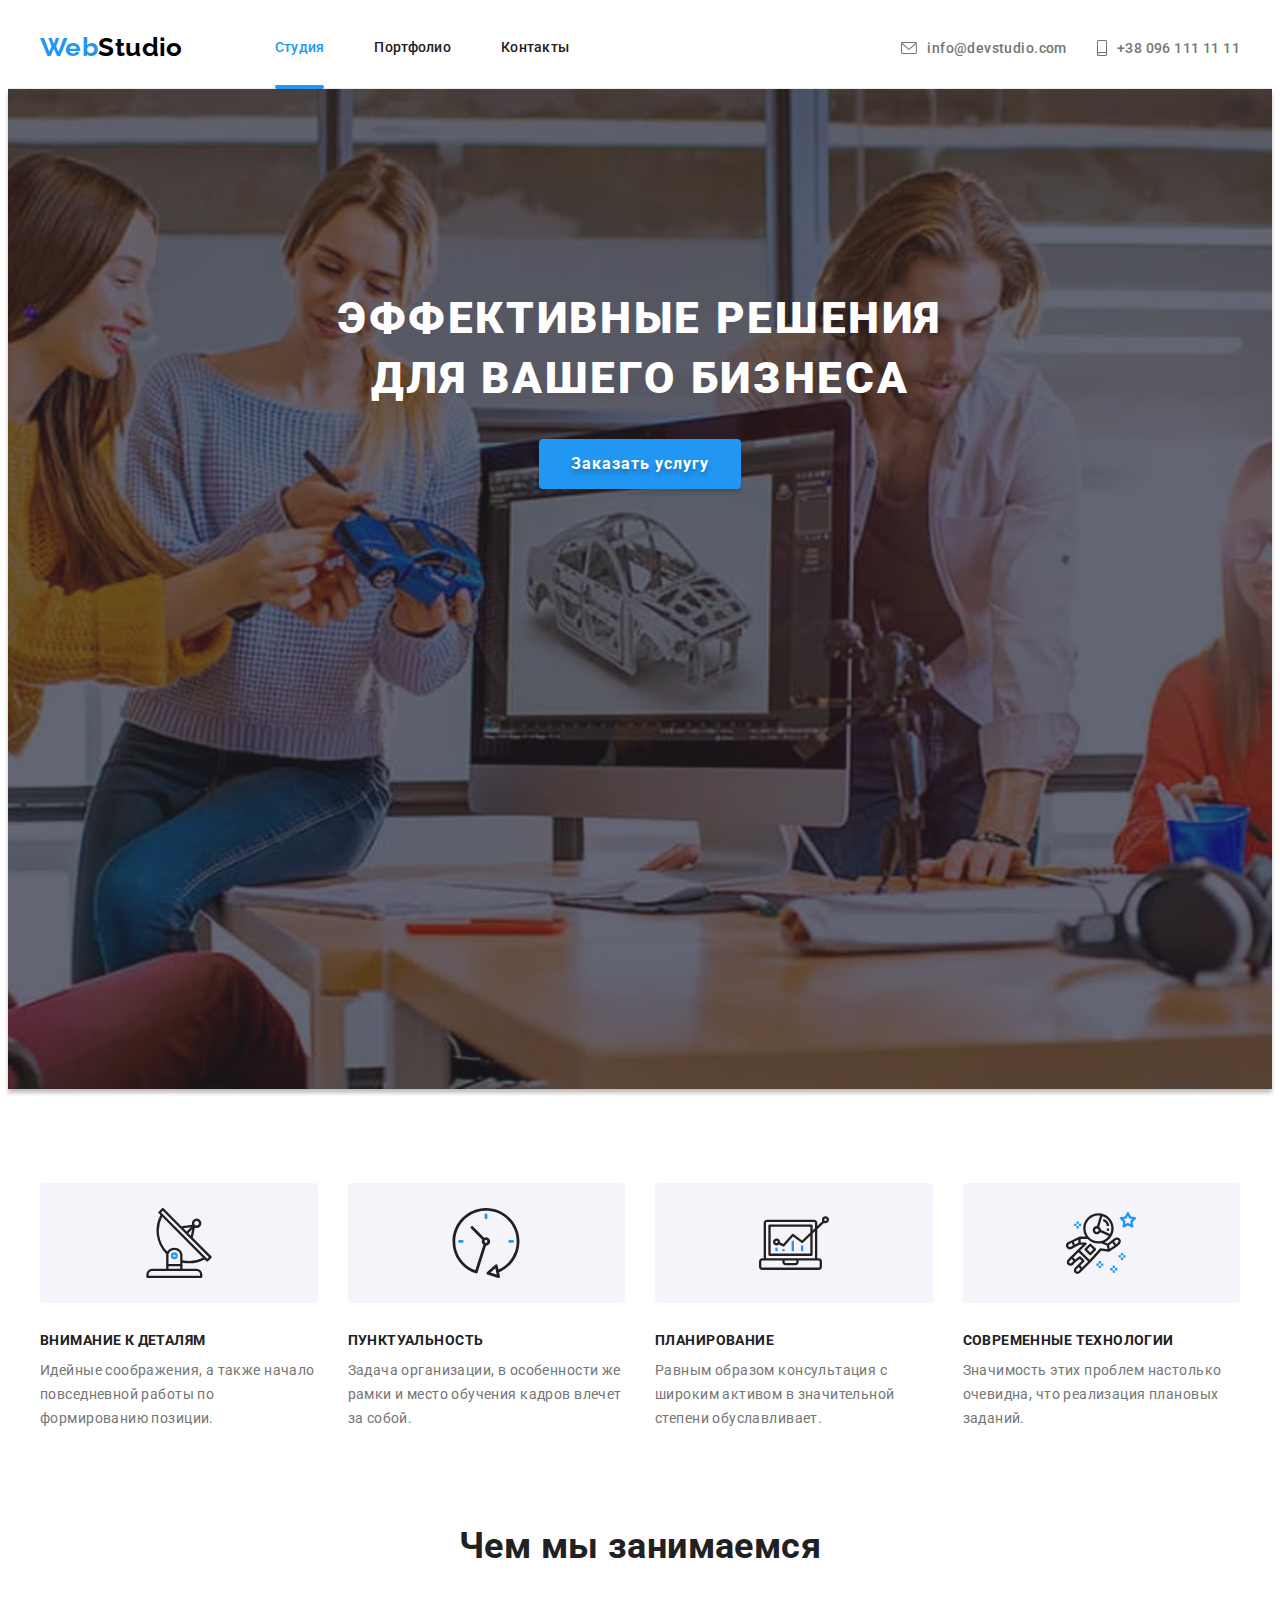
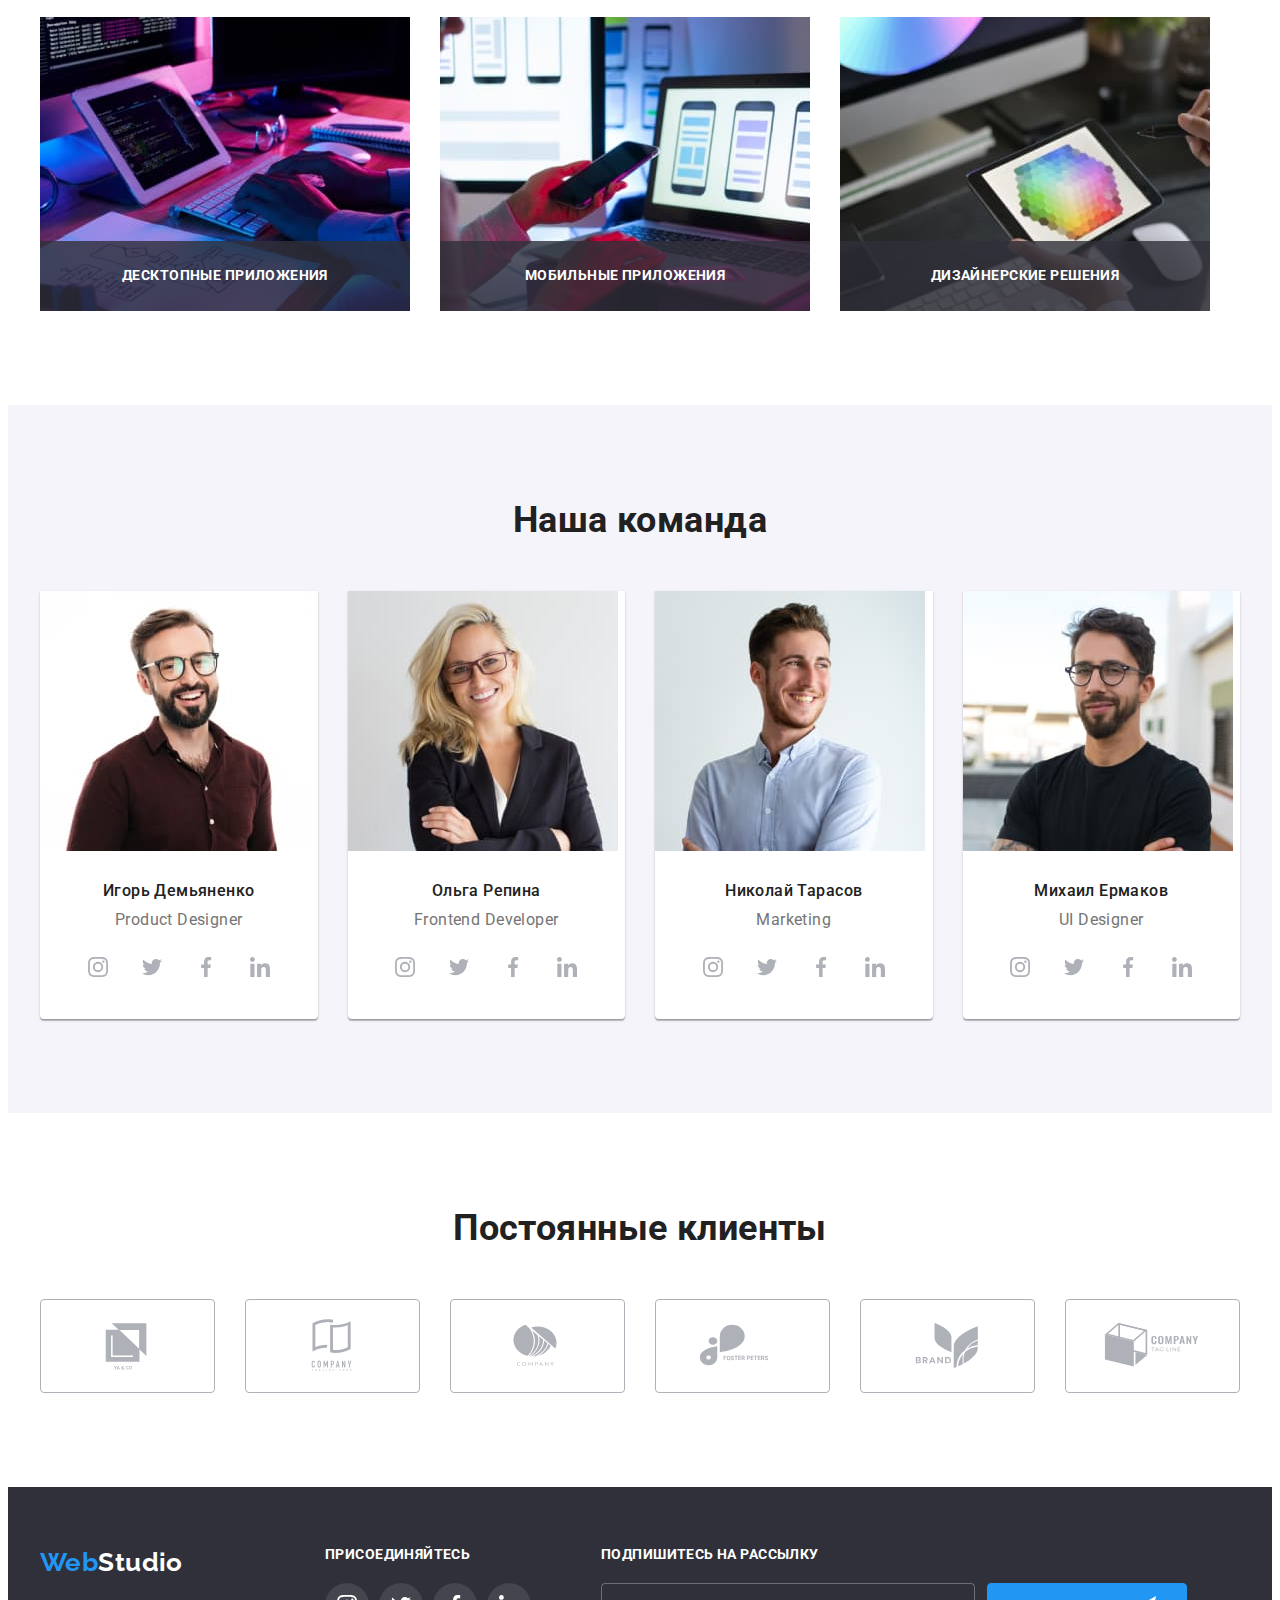
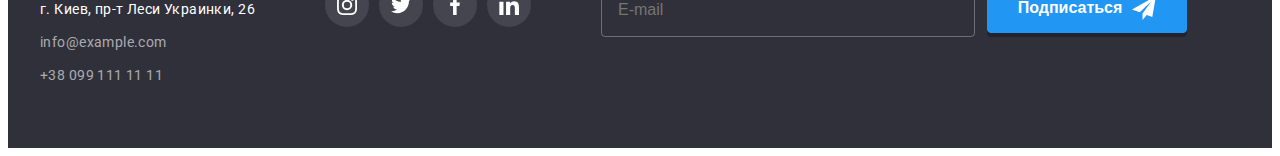
<file: index.html>
<!DOCTYPE html>
<html lang="ru">

<head>
    <meta charset="UTF-8">
    <meta http-equiv="X-UA-Compatible" content="IE=edge">
    <meta name="viewport" content="width=device-width, initial-scale=1.0">
    <title>Document</title>
    <link rel="preconnect" href="https://fonts.googleapis.com">
<link rel="preconnect" href="https://fonts.gstatic.com" crossorigin>
<link href="https://fonts.googleapis.com/css2?family=Raleway:wght@700&family=Roboto:wght@400;500;700;900&display=swap" rel="stylesheet">
    <link rel="stylesheet" href="https://cdnjs.cloudflare.com/ajax/libs/modern-normalize/1.1.0/modern-normalize.min.css" integrity="sha512-wpPYUAdjBVSE4KJnH1VR1HeZfpl1ub8YT/NKx4PuQ5NmX2tKuGu6U/JRp5y+Y8XG2tV+wKQpNHVUX03MfMFn9Q==" crossorigin="anonymous" referrerpolicy="no-referrer" />
        <link rel="stylesheet" href="./css/main.min.css">

</head>

<body>

    <!-- HEADER -->
    <header class="header">
        <div class="page-header container">
            <nav class="page-nav">
                <a href="./index.html" class="logo logo__header link"> <span class="logo__header_accent">Web</span>Studio</a>
                <ul class="menu__list list">
                    <li class="menu__item"><a href="./index.html" class="menu__link link menu__link_current">Студия</a> </li>
                    <li class="menu__item"><a href="./portfolio.html" class="menu__link link">Портфолио</a></li>
                    <li class="menu__item"><a href="./index.html" class="menu__link link">Контакты</a></li>
                </ul>
            </nav>

            <button class="mobile-menu-open" type="button" data-menu-open>
                <svg class="mobile-menu-open__icon" width="40" height="40" aria-label="переключатель мобильного меню">
                <use href="./images/icons.svg#icon-menu"></use>
                </svg>
            </button>

                        <ul class="contact-header list">
                <li class="contact-header__link"><a href="mailto:info@devstudio.com" class="contact__link link">
                    <svg class="contact__icon" width="16" height="12">
                        <use href="./images/icons.svg#envelope"></use>
                    </svg>
                    info@devstudio.com</a></li>
                <li class="contact-header__link"><a href="tel:+380961111111" class="contact__link link">
                    <svg class="contact__icon" width="10" height="16">
                        <use href="./images/icons.svg#smartphone" ></use>
                    </svg>
                    +38 096 111 11 11</a></li>
            </ul>
        </div>
<!-- MOBILE-MENU -->

            <div class="mobile-menu" data-menu>
                <div class="container mobile-menu__container">
                    <button type="button" class="mobile-menu__close-btn" data-menu-close>
                        <svg class="mobile-menu__close-icon" width="40" height="40" aria-label="переключатель мобильного меню">
                            <use href="./images/icons.svg#icon-close"></use>
                        </svg>
                    </button>

                    <ul class="mobile-menu__list list">
                    <li class="mobile-menu__item"><a href="./index.html" class="mobile-menu__link link mobile-menu__link_current">Студия</a> </li>
                    <li class="mobile-menu__item"><a href="./portfolio.html" class="mobile-menu__link link">Портфолио</a></li>
                    <li class="mobile-menu__item"><a href="./index.html" class="mobile-menu__link link">Контакты</a></li>
                </ul>

                <ul class="mobile-contact-header list">

                <li class="mobile-contact-header__tel"><a href="tel:+380961111111" class="mobile-contact__link-tel link">
                    +38 096 111 11 11</a></li>

                <li class="mobile-contact-header__email"><a href="mailto:info@devstudio.com" class="mobile-contact__link-email link">
                    info@devstudio.com</a></li>
                </ul>

                <ul class="mobile-menu__social list">
                    <li class="mobile-menu__social-item"><a href="" class="mobile-menu__social-link link">Instagram</a> </li>
                    <li class="mobile-menu__social-item"><a href="" class="mobile-menu__social-link link">Twitter</a> </li>
                    <li class="mobile-menu__social-item"><a href="" class="mobile-menu__social-link link">Facebook</a> </li>
                    <li class="mobile-menu__social-item"><a href="" class="mobile-menu__social-link link">LinkedIn</a> </li>
                </ul>

                </div>
            </div>

    </header>

    <!-- MAIN -->
    <main> 
        <!-- HERO -->
        <section class="hero">
            <div class="container">
                <h1 class="hero__title">Эффективные решения для вашего бизнеса</h1>
                <button type="button" class="hero__btn" data-modal-open>Заказать услугу</button>
            </div>
        </section>
    <!-- MODAL -->
    <div class="backdrop is-hidden" data-modal>
        <div class="modal">

            <button type="button" class="close-btn" data-modal-close>
                <svg class="icon-close" width="18" height="18" >
                    <use href="./images/icons.svg#icon-cross"></use>
                </svg>
            </button>

            <form class="modal-form">
                <p class="modal-form__call">Оставьте свои данные, мы вам перезвоним</p>
                <label class="modal-form__field">
                    <span class="modal-form__input-descr">Имя</span>
                    <input type="text" name="user-name" class="modal-form__input" required pattern="[a-zA-Zа-яА-ЯіїІЇ]" minlength="2">
                    <span class="modal-form__input-icon">
                        <svg class="icon-person" width="18" height="18">
                            <use href="./images/icons.svg#icon-person"></use>
                        </svg>
                    </span>
                </label>

                <label class="modal-form__field">
                    <span class="modal-form__input-descr">Телефон</span>
                    <input type="tel" name="user-phone" class="modal-form__input" required pattern="[0-9]{3}-[0-9]{3}-[0-9]{2}-[0-9]{2}" title="xxx-xxx-xx-xx">
                    <span class="modal-form__input-icon">
                        <svg class="icon-person" width="18" height="18">
                            <use href="./images/icons.svg#icon-phone"></use>
                        </svg>
                    </span>
                </label>

                <label class="modal-form__field">
                    <span class="modal-form__input-descr">Почта</span>
                    <input type="email" name="user-email" class="modal-form__input" required>
                    <span class="modal-form__input-icon">
                        <svg class="icon-person" width="18" height="18">
                            <use href="./images/icons.svg#icon-email"></use>
                        </svg>
                    </span>
                </label>

                    <span class="modal-form__input-descr">Комментарий</span>
                <textarea class="modal-form__massage" name="user-massage" placeholder="Введите текст"></textarea>
                
                <label for="user-policy" class="modal-form__check-descr">
                    <input id="user-policy" type="checkbox" name="user_policy" class="modal-form__checkbox " required>
                <span class="span-icon"></span>
                    Соглашаюсь на рассылку и принимаю &nbsp;<a href="">Умови договору</a> 
                </label>
                <button type="submit" class="modal-form__submit">Отправить</button>
            </form>
        </div>
    </div>

        <!-- FEATURES -->
        <section class="features section">
            <div class="features-section container">
                <h2 class="visually-hidden">Особенности</h2>

                <ul class="features-list list">
                    <li class="features-item">
                        <div class="features-icon">
                            <svg class="features-icon-item" width="70" height="70">
                                <use href="./images/icons.svg#antenna"></use>
                            </svg>
                        </div>
                        <h3 class="features-subtitle">Внимание к деталям</h3>
                        <p class="features-descriptions">Идейные соображения, а также начало повседневной работы по формированию позиции.</p>
                    </li>
                    <li class="features-item">
                        <div class="features-icon">
                            <svg class="features-icon-item" width="70" height="70">
                                <use href="./images/icons.svg#clock"></use>
                            </svg>
                        </div>
                        <h3 class="features-subtitle">Пунктуальность</h3>
                        <p class="features-descriptions">Задача организации, в особенности же рамки и место обучения кадров влечет за собой.</p>
                    </li>
                    <li class="features-item">
                        <div class="features-icon">
                            <svg class="features-icon-item" width="70" height="70">
                                <use href="./images/icons.svg#diagram"></use>
                            </svg>
                        </div>
                        <h3 class="features-subtitle">Планирование</h3>
                        <p class="features-descriptions">Равным образом консультация с широким активом в значительной степени обуславливает.</p>
                    </li>
                    <li class="features-item">
                        <div class="features-icon">
                            <svg class="features-icon-item" width="70" height="70">
                                <use href="./images/icons.svg#astronaut"></use>
                            </svg>
                        </div>
                        <h3 class="features-subtitle">Современные технологии</h3>
                        <p class="features-descriptions">Значимость этих проблем настолько очевидна, что реализация плановых заданий.</p>
                    </li>
                </ul>
            </div>
        </section>

        <!-- ACTIVITIES -->
        <section class="activities section">
            <div class="activities-section container">
                <h2 class="section-title">Чем мы занимаемся</h2>
                <ul class="activities-list list">
                    <li class="activities-item">
                        <div class="activities-card">
                            <picture>
                            <source/>
                            <img
                                srcset="./images/desktop/img1@2x.jpg 2x"
                                class="activities-card__img"
                                src="./images/desktop/img1.jpg"
                                alt="Программист работает в офисе" width="370"
                            />
                            </picture>
                            <p class="activities-card-description">Десктопные приложения</p>
                        </div>
                    </li>
                    <li class="activities-item">
                        <div class="activities-card">
                            <picture>
                            <source/>
                            <img
                                srcset="./images/desktop/img2@2x.jpg 2x"
                                class="activities-card__img"
                                src="./images/desktop/img2.jpg"
                                alt="Веб дизайнер пишет приложение" width="370"
                            />
                            </picture>
                            <p class="activities-card-description">Мобильные приложения</p>
                        </div>
                    </li>
                    <li class="activities-item">
                        <div class="activities-card">
                            <picture>
                            <source/>
                            <img
                                srcset="./images/desktop/img3@2x.jpg 2x"
                                class="activities-card__img"
                                src="./images/desktop/img3.jpg"
                                alt="Веб дизайнер подбирает цветовую гамму" width="370"
                            />
                            </picture> 
                            <p class="activities-card-description">Дизайнерские решения</p>
                        </div>
                    </li>
                </ul>
            </div>
        </section>

        <!-- TEAM -->
        <section class="team section">
            <div class="container">
                <h2 class="section-title">Наша команда</h2>
                <ul class="team-list list">
                    <li class="team-item">
                        <div class="team-card">
                            <picture>
                            <source srcset="./images/desktop/team/igor-270.jpg 1x, ./images/desktop/team/igor-270@2x.jpg 2x" media="(min-width: 1200px)"/>
                <source srcset="./images/tablet/team/igor-354.jpg 1x, ./images/tablet/team/igor-354@2x.jpg 2x" media="(min-width: 768px)"/>
                <source srcset="./images/mobile/team/igor-450.jpg 1x, ./images/mobile/team/igor-450@2x.jpg 2x" media="(max-width: 767px)"/>
                <img class="team-photo" src="./images/desktop/team/igor-270.jpg" alt="Игорь Демьяненко"/>
                </picture>                            
                <div class="team-description">
                                <h3 class="team-name">Игорь Демьяненко</h3>
                                <p class="team-prof" lang="en">Product Designer</p>
                                <ul class="social-list list">
                                    <li class="social-list-item">
                                        <a class="social-list-link link" href="">
                                            <svg class="social-list-icon" width="20" height="20">
                                                <use href="./images/icons.svg#instagram"></use>
                                            </svg>
                                        </a> 
                                    </li>
                                    <li class="social-list-item">
                                        <a class="social-list-link link" href="">
                                            <svg class="social-list-icon" width="20" height="20">
                                                <use href="./images/icons.svg#twitter"></use>
                                            </svg>
                                        </a> 
                                    </li>
                                    <li class="social-list-item">
                                        <a class="social-list-link link" href="">
                                            <svg class="social-list-icon" width="20" height="20">>
                                                <use href="./images/icons.svg#facebook"></use>
                                            </svg>
                                        </a> 
                                    </li>
                                    <li class="social-list-item">
                                        <a class="social-list-link link" href="">
                                            <svg class="social-list-icon" width="20" height="20">
                                                <use href="./images/icons.svg#linkedin"></use>
                                            </svg>
                                        </a> 
                                    </li>
                                </ul>
                            </div>
                        </div>
                    </li>
                    <li class="team-item">
                        <div class="team-card"> 
                            <picture>
                            <source srcset="./images/desktop/team/olga-270.jpg 1x, ./images/desktop/team/olga-270@2x.jpg 2x" media="(min-width: 1200px)"/>
                <source srcset="./images/tablet/team/olga-354.jpg 1x, ./images/tablet/team/olga-354@2x.jpg 2x" media="(min-width: 768px)"/>
                <source srcset="./images/mobile/team/olga-450.jpg 1x, ./images/mobile/team/olga-450@2x.jpg 2x" media="(max-width: 767px)"/>
                <img class="team-photo" src="./images/desktop/team/olga-270.jpg" alt="Ольга Репина"/>
                </picture>

                            <div class="team-description">
                                <h3 class="team-name">Ольга Репина</h3>
                                <p class="team-prof" lang="en">Frontend Developer</p>
                                <ul class="social-list list">
                                    <li class="social-list-item">
                                        <a class="social-list-link link" href="">
                                            <svg class="social-list-icon" width="20" height="20">
                                                <use href="./images/icons.svg#instagram"></use>
                                            </svg>
                                        </a> 
                                    </li>
                                    <li class="social-list-item">
                                        <a class="social-list-link link" href="">
                                            <svg class="social-list-icon" width="20" height="20">
                                                <use href="./images/icons.svg#twitter"></use>
                                            </svg>
                                        </a> 
                                    </li>
                                    <li class="social-list-item">
                                        <a class="social-list-link link" href="">
                                            <svg class="social-list-icon" width="20" height="20">>
                                                <use href="./images/icons.svg#facebook"></use>
                                            </svg>
                                        </a> 
                                    </li>
                                    <li class="social-list-item">
                                        <a class="social-list-link link" href="">
                                            <svg class="social-list-icon" width="20" height="20">
                                                <use href="./images/icons.svg#linkedin"></use>
                                            </svg>
                                        </a> 
                                    </li>
                                </ul>
                            </div>
                        </div>
                    </li>
                    <li class="team-item">
                        <div class="team-card">
                            <picture>
                            <source srcset="./images/desktop/team/nikolay-270.jpg 1x,
                    ./images/desktop/team/nikolay-270@2x.jpg 2x" media="(min-width: 1200px)"/>
                <source srcset="./images/tablet/team/nikolay-354.jpg 1x, ./images/tablet/team/nikolay-354@2x.jpg 2x" media="(min-width: 768px)"/>
                <source srcset="./images/mobile/team/nikolay-450.jpg 1x, ./images/mobile/team/nikolay-450@2x.jpg 2x" media="(max-width: 767px)"/>
                <img class="team-photo" src="./images/desktop/team/nikolay-270.jpg" alt="Николай Тарасов"/>
                </picture>

                            <div class="team-description">
                                <h3 class="team-name">Николай Тарасов</h3>
                                <p class="team-prof" lang="en">Marketing</p>
                                <ul class="social-list list">
                                    <li class="social-list-item">
                                        <a class="social-list-link link" href="">
                                            <svg class="social-list-icon" width="20" height="20">
                                                <use href="./images/icons.svg#instagram"></use>
                                            </svg>
                                        </a> 
                                    </li>
                                    <li class="social-list-item">
                                        <a class="social-list-link link" href="">
                                            <svg class="social-list-icon" width="20" height="20">
                                                <use href="./images/icons.svg#twitter"></use>
                                            </svg>
                                        </a> 
                                    </li>
                                    <li class="social-list-item">
                                        <a class="social-list-link link" href="">
                                            <svg class="social-list-icon" width="20" height="20">>
                                                <use href="./images/icons.svg#facebook"></use>
                                            </svg>
                                        </a> 
                                    </li>
                                    <li class="social-list-item">
                                        <a class="social-list-link link" href="">
                                            <svg class="social-list-icon" width="20" height="20">
                                                <use href="./images/icons.svg#linkedin"></use>
                                            </svg>
                                        </a> 
                                    </li>
                                </ul>
                            </div>
                        </div>
                    </li>
                    <li class="team-item">
                        <div class="team-card">
                            <picture>
                            <source srcset="./images/desktop/team/mykhail-270.jpg 1x,
                    ./images/desktop/team/mykhail-270@2x.jpg 2x" media="(min-width: 1200px)"/>
                <source srcset="./images/tablet/team/mykhail-354.jpg 1x, ./images/tablet/team/mykhail-354@2x.jpg 2x" media="(min-width: 768px)"/>
                <source srcset="./images/mobile/team/mykhail-450.jpg 1x, ./images/mobile/team/mykhail-450@2x.jpg 2x" media="(max-width: 767px)"/>
                <img class="team-photo" src="./images/desktop/team/mykhail-270.jpg" alt="Михаил Ермаков"/>
                </picture>

                            <div class="team-description">
                                <h3 class="team-name">Михаил Ермаков</h3>
                                <p class="team-prof" lang="en">UI Designer</p>
                                <ul class="social-list list">
                                    <li class="social-list-item">
                                        <a class="social-list-link link" href="">
                                            <svg class="social-list-icon" width="20" height="20">
                                                <use href="./images/icons.svg#instagram"></use>
                                            </svg>
                                        </a> 
                                    </li>
                                    <li class="social-list-item">
                                        <a class="social-list-link link" href="">
                                            <svg class="social-list-icon" width="20" height="20">
                                                <use href="./images/icons.svg#twitter"></use>
                                            </svg>
                                        </a> 
                                    </li>
                                    <li class="social-list-item">
                                        <a class="social-list-link link" href="">
                                            <svg class="social-list-icon" width="20" height="20">>
                                                <use href="./images/icons.svg#facebook"></use>
                                            </svg>
                                        </a> 
                                    </li>
                                    <li class="social-list-item">
                                        <a class="social-list-link link" href="">
                                            <svg class="social-list-icon" width="20" height="20">
                                                <use href="./images/icons.svg#linkedin"></use>
                                            </svg>
                                        </a> 
                                    </li>
                                </ul>
                            </div>
                        </div>
                    </li>
                </ul>
            </div>
        </section>
    </main>

<!-- ------CLIENTS-------- -->

        <section class="clients section">
            <div class="container">
                <h2 class="section-title">Постоянные клиенты</h2>
                <ul class="client-list list">
                    <li class="client-card">
                        <a href="" class="client-link" >
                            <svg class="client-icon">
                                <use href="./images/icons.svg#logo1"></use>
                            </svg>
                        </a>
                    </li>
                    <li class="client-card">
                        <a href="" class="client-link">
                            <svg class="client-icon">
                                <use href="./images/icons.svg#logo2"></use>
                            </svg>
                        </a>
                    </li>
                    <li class="client-card">
                        <a href="" class="client-link">
                            <svg class="client-icon">
                                <use href="./images/icons.svg#logo3"></use>
                            </svg>
                        </a>
                    </li>
                    <li class="client-card">
                        <a href="" class="client-link">
                            <svg class="client-icon">
                                <use href="./images/icons.svg#logo4"></use>
                            </svg>
                        </a>
                    </li>
                    <li class="client-card">
                        <a href="" class="client-link">
                            <svg class="client-icon">
                                <use href="./images/icons.svg#logo5"></use>
                            </svg>
                        </a>
                    </li>
                    <li class="client-card">
                        <a href="" class="client-link">
                            <svg class="client-icon">
                                <use href="./images/icons.svg#logo6"></use>
                            </svg>
                        </a>
                    </li>
                </ul>
            </div>
        </section>

    <!-- FOOTER -->
    <footer class="footer section">
        <div class="footer__container container">
            <div class="footer__container_tablet">

            <div class="footer__adress">
            <a href="./index.html" class=" logo logo__footer link"> <span class="logo__footer_accent">Web</span>Studio</a>
            <address>
                <ul class="footer__list list">
                    <li class="footer__item"><a class="adress link" href="https://goo.gl/maps/LRwirKpvr18zqSGr9" target="_blank" rel="noopener noreferrer">г. Киев, пр-т Леси Украинки, 26</a> </li>
                    <li class="footer__item"><a class="footer__contact link" href="mailto:info@example.com">info@example.com</a></li>
                    <li class="footer__item"><a class="footer__contact link" href="tel:+380991111111">+38 099 111 11 11</a></li>
                </ul>
            </address>
            </div>
            <div class="footer-invitation">
                <p class="footer-invitation__text">присоединяйтесь</p>
                <ul class="footer-social-list list">
                    <li class="footer-social-list__item">
                        <a class="footer-social-list__link link" href="">
                            <svg class="footer-social-list__icon" width="20" height="20">
                                <use href="./images/icons.svg#instagram"></use>
                            </svg>
                        </a> 
                    </li>
                    <li class="footer-social-list__item">
                        <a class="footer-social-list__link link" href="">
                            <svg class="footer-social-list__icon" width="20" height="20">
                                <use href="./images/icons.svg#twitter"></use>
                            </svg>
                        </a> 
                    </li>
                    <li class="footer-social-list__item">
                        <a class="footer-social-list__link link" href="">
                            <svg class="footer-social-list__icon" width="20" height="20">>
                                <use href="./images/icons.svg#facebook"></use>
                            </svg>
                        </a> 
                    </li>
                    <li class="footer-social-list__item">
                        <a class="footer-social-list__link link" href="">
                            <svg class="footer-social-list__icon" width="20" height="20">
                                <use href="./images/icons.svg#linkedin"></use>
                            </svg>
                        </a> 
                    </li>
                </ul>
            </div>
            </div>
            <div class="footer-form">
                <p class="footer-invitation__text">Подпишитесь на рассылку</p>
                <form class="footer-form__label">
                    <label class="email-field">
                        <input type="email" class="email-field__input" name="email" placeholder="E-mail" required>
                        <button type="submit" class="email-field__btn-submit">Подписаться
                            <svg class="email-field__btn-icon" width="24" height="24">
                                <use href="./images/icons.svg#icon-send"></use>
                            </svg>
                        </button>
                    </label>
                </form>
            </div>
        </div>
    </footer>
<script src="./js/modal.js"></script>
<script src="./js/mobile-menu.js"></script>
</body>

</html>
</file>
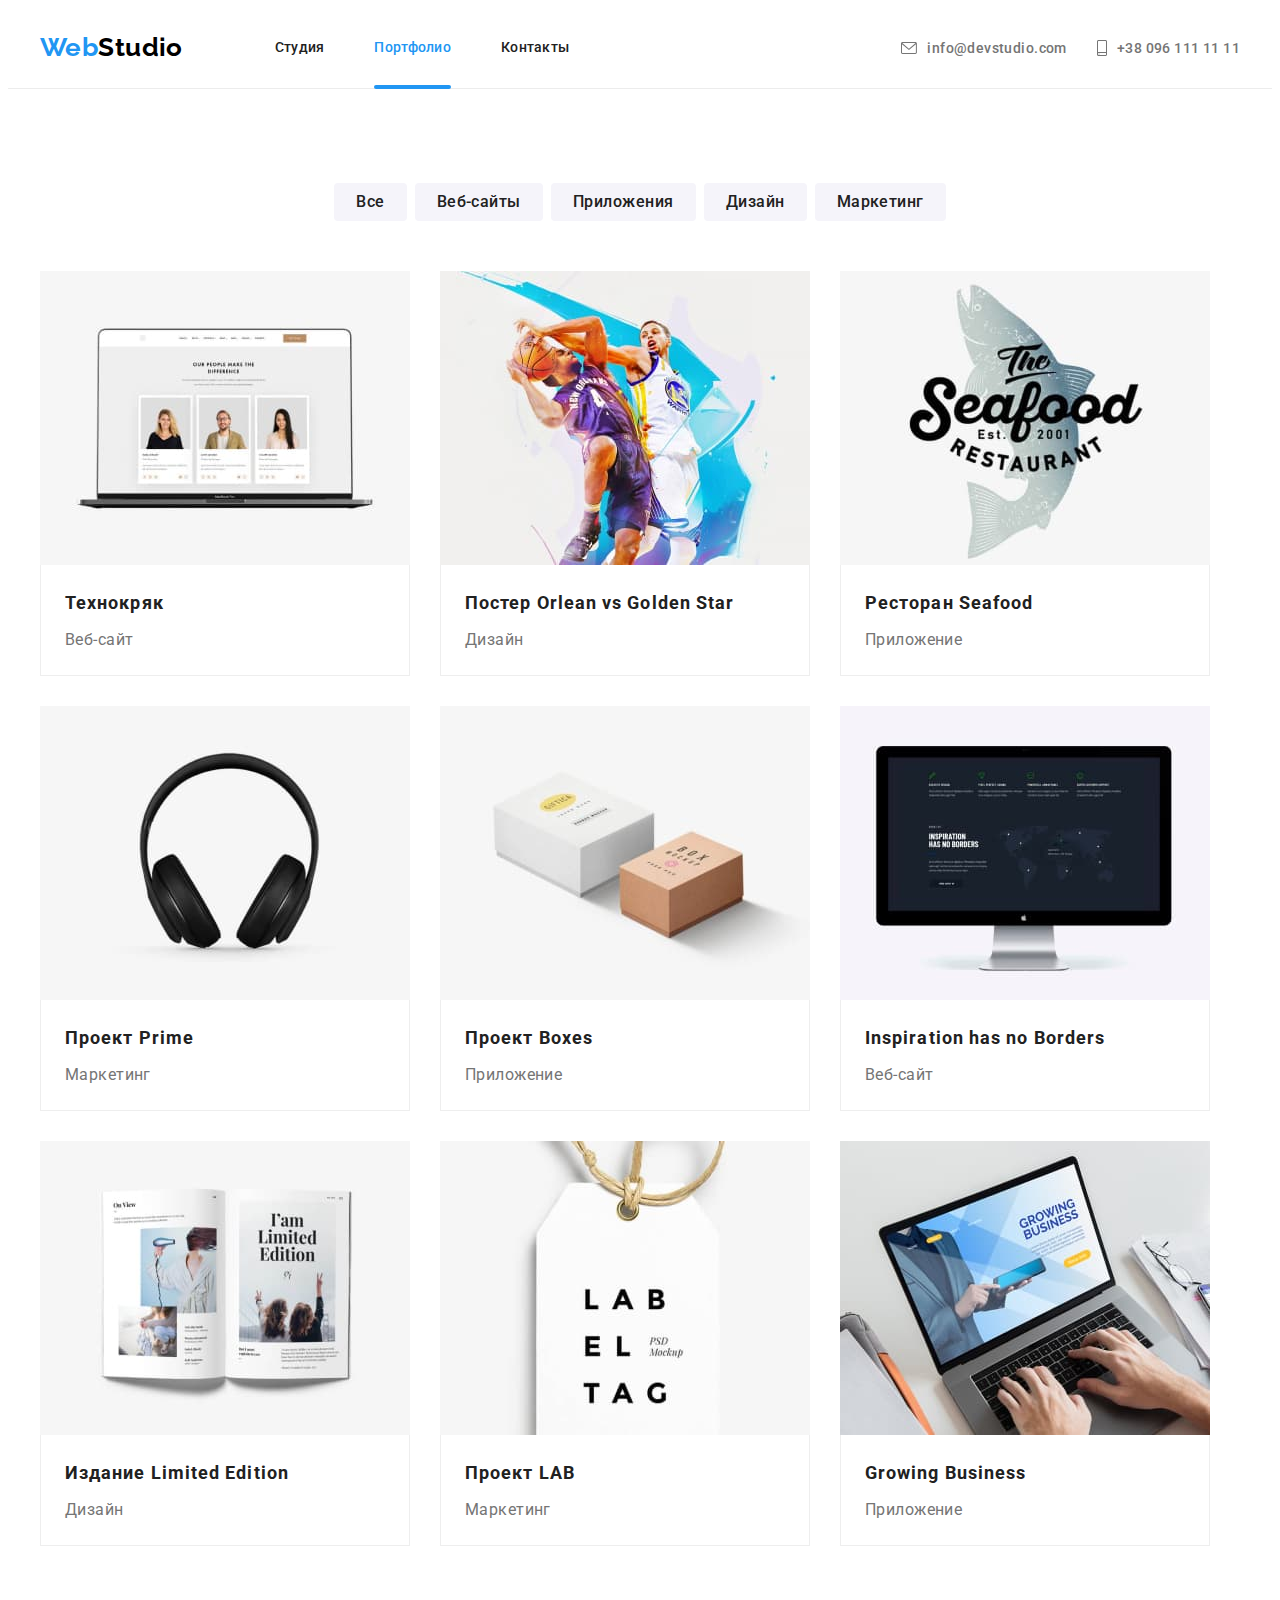
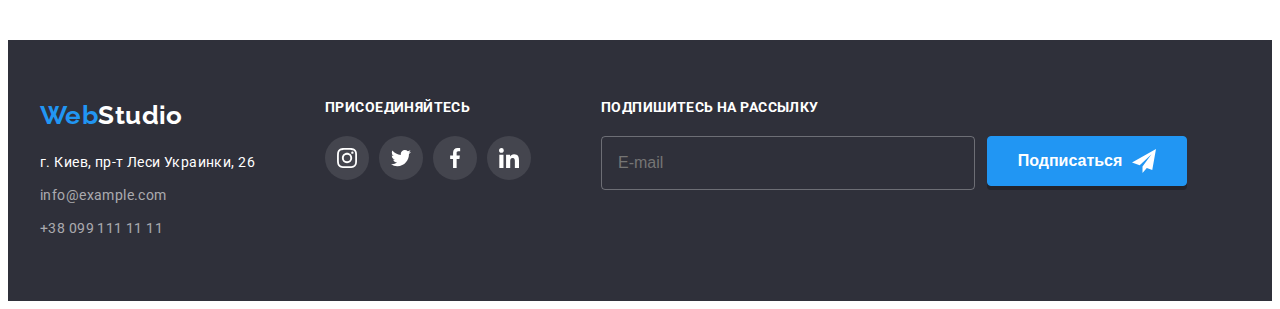
<file: portfolio.html>
<!DOCTYPE html>
<html lang="ru">

<head>
    <meta charset="UTF-8">
    <meta http-equiv="X-UA-Compatible" content="IE=edge">
    <meta name="viewport" content="width=device-width, initial-scale=1.0">
    <title>Document</title>
    <link rel="preconnect" href="https://fonts.googleapis.com">
<link rel="preconnect" href="https://fonts.gstatic.com" crossorigin>
<link href="https://fonts.googleapis.com/css2?family=Raleway:wght@700&family=Roboto:wght@400;500;700;900&display=swap" rel="stylesheet">
    <link rel="stylesheet" href="https://cdnjs.cloudflare.com/ajax/libs/modern-normalize/1.1.0/modern-normalize.min.css" integrity="sha512-wpPYUAdjBVSE4KJnH1VR1HeZfpl1ub8YT/NKx4PuQ5NmX2tKuGu6U/JRp5y+Y8XG2tV+wKQpNHVUX03MfMFn9Q==" crossorigin="anonymous" referrerpolicy="no-referrer" />
        <link rel="stylesheet" href="./css/main.min.css">
</head>

<body>

    <!-- HEADER -->
<header class="header">
        <div class="page-header container">
            <nav class="page-nav">
                <a href="./index.html" class="logo logo__header link"> <span class="logo__header_accent">Web</span>Studio</a>
                <ul class="menu__list list">
                    <li class="menu__item"><a href="./index.html" class="menu__link link">Студия</a> </li>
                    <li class="menu__item"><a href="./portfolio.html" class="menu__link link menu__link_current">Портфолио</a></li>
                    <li class="menu__item"><a href="./index.html" class="menu__link link">Контакты</a></li>
                </ul>
            </nav>

            <button class="mobile-menu-open" type="button" data-menu-open>
                <svg class="mobile-menu-open__icon" width="40" height="40" aria-label="переключатель мобильного меню">
                <use href="./images/icons.svg#icon-menu"></use>
                </svg>
            </button>

                        <ul class="contact-header list">
                <li class="contact-header__link"><a href="mailto:info@devstudio.com" class="contact__link link">
                    <svg class="contact__icon" width="16" height="12">
                        <use href="./images/icons.svg#envelope"></use>
                    </svg>
                    info@devstudio.com</a></li>
                <li class="contact-header__link"><a href="tel:+380961111111" class="contact__link link">
                    <svg class="contact__icon" width="10" height="16">
                        <use href="./images/icons.svg#smartphone" ></use>
                    </svg>
                    +38 096 111 11 11</a></li>
            </ul>
        </div>
<!-- MOBILE-MENU -->

            <div class="mobile-menu" data-menu>
                <div class="container mobile-menu__container">
                    <button type="button" class="mobile-menu__close-btn" data-menu-close>
                        <svg class="mobile-menu__close-icon" width="40" height="40" aria-label="переключатель мобильного меню">
                            <use href="./images/icons.svg#icon-close"></use>
                        </svg>
                    </button>

                    <ul class="mobile-menu__list list">
                    <li class="mobile-menu__item"><a href="./index.html" class="mobile-menu__link link">Студия</a> </li>
                    <li class="mobile-menu__item"><a href="./portfolio.html" class="mobile-menu__link link mobile-menu__link_current">Портфолио</a></li>
                    <li class="mobile-menu__item"><a href="./index.html" class="mobile-menu__link link">Контакты</a></li>
                </ul>

                <ul class="mobile-contact-header list">

                <li class="mobile-contact-header__tel"><a href="tel:+380961111111" class="mobile-contact__link-tel link">
                    +38 096 111 11 11</a></li>

                <li class="mobile-contact-header__email"><a href="mailto:info@devstudio.com" class="mobile-contact__link-email link">
                    info@devstudio.com</a></li>
                </ul>

                <ul class="mobile-menu__social list">
                    <li class="mobile-menu__social-item"><a href="" class="mobile-menu__social-link link">Instagram</a> </li>
                    <li class="mobile-menu__social-item"><a href="" class="mobile-menu__social-link link">Twitter</a> </li>
                    <li class="mobile-menu__social-item"><a href="" class="mobile-menu__social-link link">Facebook</a> </li>
                    <li class="mobile-menu__social-item"><a href="" class="mobile-menu__social-link link">LinkedIn</a> </li>
                </ul>

                </div>
            </div>

    </header>

<!--------------------- MAIN ----------------->
    <main>
        <section class="portfolio section">
            <h1 class="visually-hidden">Портфолио</h1>

<!-------------- FILTER ------------------>
            <div class="container">
                <ul class="filter">
                    <li class="filter-item list">
                        <button type="button" class="filter-btn">Все</button>
                    </li>
                    <li class="filter-item list">
                        <button type="button" class="filter-btn">Веб-сайты</button>
                    </li>
                    <li class="filter-item list">
                        <button type="button" class="filter-btn">Приложения</button>
                    </li>
                    <li class="filter-item list">
                        <button type="button" class="filter-btn">Дизайн</button>
                    </li>
                    <li class="filter-item list">
                        <button type="button" class="filter-btn">Маркетинг</button>
                    </li>
                </ul>


<!--------- CARDS -------------------->

                <ul class="portfolio-cards list">
                    <li class="cards-item list">
                        <a class="cards-item__link link" href="">
                            <div class="cards-overlay">
                                <picture>
                                    <source srcset="./images/desktop/portfolio/technokryak-370.jpg 1x,
./images/desktop/portfolio/technokryak-370@2x.jpg 2x" media="(min-width: 1200px)"/>
                                    <source srcset="./images/tablet/portfolio/technokryak-354.jpg 1x,
                        ./images/tablet/portfolio/technokryak-354@2x.jpg 2x"
                                    media="(min-width: 768px)"/>
                                    <source srcset="./images/mobile/portfolio/technocryak-450.jpg 1x,
                        ./images/mobile/portfolio/technocryak-450@2x.jpg 2x"
                                    media="(max-width: 767px)"/>
                                <img class="portfolio__pic" src="./images/desktop/portfolio/technokryak-370.jpg" alt="Технокряк"/>
                                </picture>

                            <p class="cards-overlay__text">Ресурс предлагает комплексные предложения с разным уровнем функционала и сервисов. Все это позволит посетителю получить исчерпывающие сведения о компании или частном лице.</p>
                            </div>
                            <div class="cards__description">
                                <h2 class="cards__title">Технокряк</h2>
                                <p class="cards__sign">Веб-сайт</p>
                            </div>
                        </a>
                    </li>

                    <li class="cards-item list">
                        <a class="cards-item__link link" href="">
                            <div class="cards-overlay">
                                <picture>
                                    <source srcset="./images/desktop/portfolio/poster-new-orlean-370.jpg 1x,
./images/desktop/portfolio/poster-new-orlean-370@2x.jpg 2x" media="(min-width: 1200px)"/>
                                    <source srcset="./images/tablet/portfolio/poster-new-orlean-354.jpg 1x,
                        ./images/tablet/portfolio/poster-new-orlean-354@2x.jpg 2x"
                                    media="(min-width: 768px)"/>
                                    <source srcset="./images/mobile/portfolio/poster-new-orlean-450.jpg 1x,
                        ./images/mobile/portfolio/poster-new-orlean-450@2x.jpg 2x"
                                    media="(max-width: 767px)"/>
                                <img class="portfolio__pic" src="./images/desktop/portfolio/poster-new-orlean-370.jpg" alt="Постер Нью Орлеан"/>
                                </picture>
                            
                            <p class="cards-overlay__text">Ресурс предлагает комплексные предложения с разным уровнем функционала и сервисов. Все это позволит посетителю получить исчерпывающие сведения о компании или частном лице.</p>
                            </div>
                            <div class="cards__description">
                                <h2 class="cards__title">Постер <span lang="en">Orlean vs Golden Star</span> </h2>
                                <p class="cards__sign">Дизайн</p>
                            </div>
                        </a>
                    </li>

                    <li class="cards-item list">
                        <a class="cards-item__link link" href="">
                            <div class="cards-overlay">
                                <picture>
                                    <source srcset="./images/desktop/portfolio/seafood-370.jpg 1x,
./images/desktop/portfolio/seafood-370@2x.jpg 2x" media="(min-width: 1200px)"/>
                                    <source srcset="./images/tablet/portfolio/seafood-354.jpg 1x,
                        ./images/tablet/portfolio/seafood-354@2x.jpg 2x"
                                    media="(min-width: 768px)"/>
                                    <source srcset="./images/mobile/portfolio/seafood-450.jpg 1x,
                        ./images/mobile/portfolio/seafood-450@2x.jpg 2x"
                                    media="(max-width: 767px)"/>
                                <img class="portfolio__pic" src="./images/desktop/portfolio/seafood-370.jpg" alt="логотип рыбного ресторана"/>
                                </picture>

                            <p class="cards-overlay__text">Ресурс предлагает комплексные предложения с разным уровнем функционала и сервисов. Все это позволит посетителю получить исчерпывающие сведения о компании или частном лице.</p>
                            </div>
                            <div class="cards__description">
                                <h2 class="cards__title">Ресторан <span lang="en">Seafood</span></h2>
                                <p class="cards__sign">Приложение</p>
                            </div>
                        </a>
                    </li>

                    <li class="cards-item list">
                        <a class="cards-item__link link" href="">
                            <div class="cards-overlay">
                                <picture>
                                    <source srcset="./images/desktop/portfolio/prime-370.jpg 1x,
./images/desktop/portfolio/prime-370@2x.jpg 2x" media="(min-width: 1200px)"/>
                                    <source srcset="./images/tablet/portfolio/prime-354.jpg 1x,
                        ./images/tablet/portfolio/prime-354@2x.jpg 2x"
                                    media="(min-width: 768px)"/>
                                    <source srcset="./images/mobile/portfolio/prime-450.jpg 1x,
                        ./images/mobile/portfolio/prime-450@2x.jpg 2x"
                                    media="(max-width: 767px)"/>
                                <img class="portfolio__pic" src="./images/desktop/portfolio/prime-370.jpg" alt="наушники"/>
                                </picture>

                            <p class="cards-overlay__text">Ресурс предлагает комплексные предложения с разным уровнем функционала и сервисов. Все это позволит посетителю получить исчерпывающие сведения о компании или частном лице.</p>
                            </div>
                            <div class="cards__description">
                                <h2 class="cards__title">Проект <span lang="en">Prime</span></h2>
                                <p class="cards__sign">Маркетинг</p>
                            </div>
                        </a>
                    </li>

                    <li class="cards-item list">
                        <a class="cards-item__link link" href="">
                            <div class="cards-overlay">
                                <picture>
                                    <source srcset="./images/desktop/portfolio/boxes-370.jpg 1x,
./images/desktop/portfolio/boxes-370@2x.jpg 2x" media="(min-width: 1200px)"/>
                                    <source srcset="./images/tablet/portfolio/boxes-354.jpg 1x,
                        ./images/tablet/portfolio/boxes-354@2x.jpg 2x"
                                    media="(min-width: 768px)"/>
                                    <source srcset="./images/mobile/portfolio/boxes-450.jpg 1x,
                        ./images/mobile/portfolio/boxes-450@2x.jpg 2x"
                                    media="(max-width: 767px)"/>
                                <img class="portfolio__pic" src="./images/desktop/portfolio/boxes-370.jpg" alt="две коробки"/>
                                </picture>

                            <p class="cards-overlay__text">Ресурс предлагает комплексные предложения с разным уровнем функционала и сервисов. Все это позволит посетителю получить исчерпывающие сведения о компании или частном лице.</p>
                            </div>
                            <div class="cards__description">
                                <h2 class="cards__title">Проект <span lang="en">Boxes</span></h2>
                                <p class="cards__sign">Приложение</p>
                            </div>
                        </a>
                    </li>

                    <li class="cards-item list">
                        <a class="cards-item__link link" href="">
                            <div class="cards-overlay">
                                <picture>
                                    <source srcset="./images/desktop/portfolio/inspiration-370.jpg 1x,
./images/desktop/portfolio/inspiration-370@2x.jpg 2x" media="(min-width: 1200px)"/>
                                    <source srcset="./images/tablet/portfolio/inspiration-354.jpg 1x,
                        ./images/tablet/portfolio/inspiration-354@2x.jpg 2x"
                                    media="(min-width: 768px)"/>
                                    <source srcset="./images/mobile/portfolio/inspiration-450.jpg 1x,
                        ./images/mobile/portfolio/inspiration-450@2x.jpg 2x"
                                    media="(max-width: 767px)"/>
                                <img class="portfolio__pic" src="./images/desktop/portfolio/inspiration-370.jpg" alt="монитор компьютера"/>
                                </picture>

                            <p class="cards-overlay__text">Ресурс предлагает комплексные предложения с разным уровнем функционала и сервисов. Все это позволит посетителю получить исчерпывающие сведения о компании или частном лице.</p>
                            </div>
                            <div class="cards__description">
                                <h2 class="cards__title" lang="en">Inspiration has no Borders</h2>
                                <p class="cards__sign">Веб-сайт</p>
                            </div>
                        </a>
                    </li>

                    <li class="cards-item list">
                        <a class="cards-item__link link" href="">
                            <div class="cards-overlay">
                                <picture>
                                    <source srcset="./images/desktop/portfolio/limited-edition-370.jpg 1x,
./images/desktop/portfolio/limited-edition-370@2x.jpg 2x" media="(min-width: 1200px)"/>
                                    <source srcset="./images/tablet/portfolio/limited-edition-354.jpg 1x,
                        ./images/tablet/portfolio/limited-edition-354@2x.jpg 2x"
                                    media="(min-width: 768px)"/>
                                    <source srcset="./images/mobile/portfolio/limited-edition-450.jpg 1x,
                        ./images/mobile/portfolio/limited-edition-450@2x.jpg 2x"
                                    media="(max-width: 767px)"/>
                                <img class="portfolio__pic" src="./images/desktop/portfolio/limited-edition-370.jpg" alt="разворот журнала"/>
                                </picture>

                            <p class="cards-overlay__text">Ресурс предлагает комплексные предложения с разным уровнем функционала и сервисов. Все это позволит посетителю получить исчерпывающие сведения о компании или частном лице.</p>
                            </div>
                            <div class="cards__description">
                                <h2 class="cards__title">Издание <span lang="en">Limited Edition</span></h2>
                                <p class="cards__sign">Дизайн</p>
                            </div>
                        </a>
                    </li>

                    <li class="cards-item list">
                        <a class="cards-item__link link" href="">
                            <div class="cards-overlay">
                                <picture>
                                    <source srcset="./images/desktop/portfolio/lab-370.jpg 1x,
./images/desktop/portfolio/lab-370@2x.jpg 2x" media="(min-width: 1200px)"/>
                                    <source srcset="./images/tablet/portfolio/lab-354.jpg 1x,
                        ./images/tablet/portfolio/lab-354@2x.jpg 2x"
                                    media="(min-width: 768px)"/>
                                    <source srcset="./images/mobile/portfolio/lab-450.jpg 1x,
                        ./images/mobile/portfolio/lab-450@2x.jpg 2x"
                                    media="(max-width: 767px)"/>
                                <img class="portfolio__pic" src="./images/desktop/portfolio/lab-370.jpg" alt="бумажный ярлык"/>
                                </picture>

                            <p class="cards-overlay__text">Ресурс предлагает комплексные предложения с разным уровнем функционала и сервисов. Все это позволит посетителю получить исчерпывающие сведения о компании или частном лице.</p>
                            </div>
                            <div class="cards__description">
                                <h2 class="cards__title">Проект <span lang="en">LAB</span></h2>
                                <p class="cards__sign">Маркетинг</p>
                            </div>
                        </a>
                    </li>

                    <li class="cards-item list">
                        <a class="cards-item__link link" href="">
                            <div class="cards-overlay">
                                <picture>
                                    <source srcset="./images/desktop/portfolio/growing-business-370.jpg 1x,
./images/desktop/portfolio/growing-business-370@2x.jpg 2x" media="(min-width: 1200px)"/>
                                    <source srcset="./images/tablet/portfolio/growing-business-354.jpg 1x,
                        ./images/tablet/portfolio/growing-business-354@2x.jpg 2x"
                                    media="(min-width: 768px)"/>
                                    <source srcset="./images/mobile/portfolio/growing-business-450.jpg 1x,
                        ./images/mobile/portfolio/growing-business-450@2x.jpg 2x"
                                    media="(max-width: 767px)"/>
                                <img class="portfolio__pic" src="./images/desktop/portfolio/growing-business-370.jpg" alt="работа за ноутбуком"/>
                                </picture>

                            <p class="cards-overlay__text">Ресурс предлагает комплексные предложения с разным уровнем функционала и сервисов. Все это позволит посетителю получить исчерпывающие сведения о компании или частном лице.</p>
                            </div>
                            <div class="cards__description">
                                <h2 class="cards__title" lang="en">Growing Business</h2>
                                <p class="cards__sign">Приложение</p>
                            </div>
                        </a>
                    </li>
                </ul>
            </div>
        </section>
        
    </main>

    <!-- FOOTER -->
        <footer class="footer section">
        <div class="footer__container container">
            <div class="footer__container_tablet">

            <div class="footer__adress">
            <a href="./index.html" class=" logo logo__footer link"> <span class="logo__footer_accent">Web</span>Studio</a>
            <address>
                <ul class="footer__list list">
                    <li class="footer__item"><a class="adress link" href="https://goo.gl/maps/LRwirKpvr18zqSGr9" target="_blank" rel="noopener noreferrer">г. Киев, пр-т Леси Украинки, 26</a> </li>
                    <li class="footer__item"><a class="footer__contact link" href="mailto:info@example.com">info@example.com</a></li>
                    <li class="footer__item"><a class="footer__contact link" href="tel:+380991111111">+38 099 111 11 11</a></li>
                </ul>
            </address>
            </div>
            <div class="footer-invitation">
                <p class="footer-invitation__text">присоединяйтесь</p>
                <ul class="footer-social-list list">
                    <li class="footer-social-list__item">
                        <a class="footer-social-list__link link" href="">
                            <svg class="footer-social-list__icon" width="20" height="20">
                                <use href="./images/icons.svg#instagram"></use>
                            </svg>
                        </a> 
                    </li>
                    <li class="footer-social-list__item">
                        <a class="footer-social-list__link link" href="">
                            <svg class="footer-social-list__icon" width="20" height="20">
                                <use href="./images/icons.svg#twitter"></use>
                            </svg>
                        </a> 
                    </li>
                    <li class="footer-social-list__item">
                        <a class="footer-social-list__link link" href="">
                            <svg class="footer-social-list__icon" width="20" height="20">>
                                <use href="./images/icons.svg#facebook"></use>
                            </svg>
                        </a> 
                    </li>
                    <li class="footer-social-list__item">
                        <a class="footer-social-list__link link" href="">
                            <svg class="footer-social-list__icon" width="20" height="20">
                                <use href="./images/icons.svg#linkedin"></use>
                            </svg>
                        </a> 
                    </li>
                </ul>
            </div>
            </div>
            <div class="footer-form">
                <p class="footer-invitation__text">Подпишитесь на рассылку</p>
                <form class="footer-form__label">
                    <label class="email-field">
                        <input type="email" class="email-field__input" name="email" placeholder="E-mail" required>
                        <button type="submit" class="email-field__btn-submit">Подписаться
                            <svg class="email-field__btn-icon" width="24" height="24">
                                <use href="./images/icons.svg#icon-send"></use>
                            </svg>
                        </button>
                    </label>
                </form>
            </div>
        </div>
    </footer>
    <script src="./js/mobile-menu.js"></script>
</body>

</html>
</file>
<file: css/main.min.css>
:root{--title-text-color: #212121;--title-text-color-dark-bkg: #ffffff;--title-text-color-accent: #2196f3;--text-color: #757575;--text-color-dark-bkg: rgba(255, 255, 255, 0.6);--dark-background: #2f303a;--light-dark-background: #f5f4fa;--white-color: #ffffff;--black-color: #000000;--button-hover: #188ce8;--border-color: #eeeeee;--border-header: #ECECEC;--icon-color: #afb1b8;--transition-dur-func: 250ms cubic-bezier(0.4, 0, 0.2, 1)}.visually-hidden{position:absolute;white-space:nowrap;width:1px;height:1px;overflow:hidden;border:0;padding:0;clip:rect(0 0 0 0);clip-path:inset(50%);margin:-1px}body{font-family:"Roboto",sans-serif;font-size:14px;letter-spacing:.03em;color:var(--text-color);background-color:var(--white-color)}h1,h2,h3,h4,p{margin:0}ul,ol{margin-top:0;margin-bottom:0;margin-left:0;padding:0}button{cursor:pointer;display:block}img{display:block;max-width:100%;height:auto}h2{font-weight:700;font-size:36px;line-height:1.17;color:var(--title-text-color)}.link{text-decoration:none;color:inherit;margin:0}.list{list-style:none;padding-left:0;margin:0}.title{text-align:center;margin-bottom:30px}@media screen and (min-width: 1200px){.button{padding:10px 32px}}.container{padding:0 15px}@media screen and (min-width: 480px){.container{width:480px;margin:0 auto}}@media screen and (min-width: 768px){.container{width:768px}}@media screen and (min-width: 1200px){.container{width:1200px}}.section{padding:60px 0}@media screen and (min-width: 1200px){.section{padding:94px 0}}.logo{font-family:"Raleway",sans-serif;font-weight:700;font-size:24px;line-height:1.17}@media screen and (min-width: 1200px){.logo{font-size:26px;line-height:1.2}}.section-title{text-align:center;margin-bottom:50px;font-size:28px;line-height:1.33}@media screen and (min-width: 1200px){.section-title{font-size:36px;line-height:1.17}}.backdrop{position:fixed;z-index:100;top:0;left:0;width:100%;height:100%;background-color:rgba(0,0,0,.2);opacity:1;visibility:visible;transition:opacity var(--transition-dur-func),visibility var(--transition-dur-func)}.backdrop.is-hidden{visibility:hidden;opacity:0;pointer-events:none}.modal{position:absolute;top:50%;left:50%;padding:40px;transform:translate(-50%, -50%);background-color:var(--white-color);border-color:var(--white-color);box-shadow:0px 1px 3px rgba(0,0,0,.12),0px 1px 1px rgba(0,0,0,.14),0px 2px 1px rgba(0,0,0,.2);border-radius:4px}.close-btn{display:flex;justify-content:center;align-items:center;position:absolute;top:8px;right:8px;width:30px;height:30px;padding:0;border-radius:15px;border:1px solid rgba(0,0,0,.1);background-color:rgba(0,0,0,0);transition:border-color var(--transition-dur-func)}.close-btn:hover,.close-btn:focus{border-color:var(--button-hover)}.close-btn:hover .icon-close,.close-btn:focus .icon-close{fill:var(--button-hover)}.icon-close{fill:var(--black-color);transition:fill var(--transition-dur-func)}@media screen and (min-width: 480px)and (max-width: 1199px){.modal{min-height:609px;min-width:450px}}@media screen and (min-width: 1200px){.modal{min-height:580px;min-width:528px}}.modal-form{display:flex;flex-direction:column}.modal-form__call{text-align:center;font-size:20px;font-weight:700;color:var(--title-text-color);margin-bottom:12px}.modal-form__field{margin-bottom:10px;position:relative}.modal-form__input-descr{display:block;font-size:12px;line-height:1.17;margin-bottom:4px;color:var(--text-color)}.modal-form__input{width:100%;height:40px;border-radius:4px;border:1px solid rgba(33,33,33,.2);padding-left:42px;transition:border-color var(--transition-dur-func),fill var(--transition-dur-func)}.modal-form__input:focus,.modal-form__input:hover{outline:none;border-color:var(--title-text-color-accent)}.modal-form__input-icon{display:block;position:absolute;top:50%;left:12px;transition:fill var(--transition-dur-func)}.modal-form__input:focus+.modal-form__input-icon,.modal-form__input:hover+.modal-form__input-icon{fill:var(--title-text-color-accent)}.modal-form__massage{width:100%;height:120px;padding:12px 16px;margin-bottom:20px;resize:none;border:1px solid rgba(33,33,33,.2);border-radius:4px;transition:border-color var(--transition-dur-func)}.modal-form__massage:focus,.modal-form__massage:hover{outline:none;border-color:var(--title-text-color-accent)}.modal-form__massage::placeholder{font-size:12px}.modal-form__check-descr{display:flex;justify-content:center}.modal-form__checkbox{position:absolute;width:1px;height:1px;margin:-1px}.span-icon{display:block;width:16px;height:15px;border:2px solid var(--dark-background);cursor:pointer;border-radius:2px;margin-right:7px;background-color:#fff;background-repeat:no-repeat;background-position:50% 50%;overflow:hidden}.modal-form__checkbox:checked+.span-icon{width:16px;height:15px;border:none;background-image:url(../images/check.svg);background-size:contain}.modal-form__checkbox:focus+.span-icon{border:.2px solid var(--title-text-color-accent);background-size:contain;box-shadow:0px 4px 4px rgba(0,0,0,.15)}.modal-form__check-descr>a{color:var(--title-text-color-accent)}.modal-form__submit{display:block;margin:30px auto 0;padding:10px 52px;box-shadow:0px 4px 4px rgba(0,0,0,.15);border:none;border-radius:4px;font-family:inherit;font-weight:700;font-size:16px;line-height:1.88;letter-spacing:.06em;color:var(--title-text-color-dark-bkg);background-color:var(--title-text-color-accent);text-shadow:0px 4px 4px rgba(0,0,0,.25);transition:background-color var(--transition-dur-func)}@media screen and (max-width: 1199px){.modal-form__check-descr,.modal-form__check-descr>a{font-size:12px}}.logo__header{display:flex;align-items:center;color:var(--black-color)}.logo__header_accent{color:var(--title-text-color-accent)}.header{border-bottom:1px solid var(--border-header)}.page-header{height:60px;display:flex;align-items:center}.mobile-menu-open{padding:0;margin-left:auto;background-color:rgba(0,0,0,0);border:none;line-height:0;transition:fill var(--title-text-color)}.mobile-menu-open:hover,.mobile-menu-open:focus{fill:var(--title-text-color-accent)}.menu__list{display:none}.contact-header__link{display:none}@media screen and (min-width: 768px){.mobile-menu-open{display:none}.page-header{height:80px}.page-nav{display:flex;flex-direction:flex-start;align-items:center}.menu__list{display:flex;margin-left:88px;gap:50px}.menu__link{position:relative;display:block;font-weight:500;line-height:1.14;letter-spacing:.02em;color:var(--title-text-color);transition:color var(--transition-dur-func)}.menu__link:hover,.menu__link:focus{color:var(--title-text-color-accent)}.contact-header{display:flex;flex-direction:column;margin-left:auto;justify-content:center;align-items:flex-start;gap:10px}.contact-header__link{display:flex;justify-content:flex-end;color:var(--text-color);font-weight:500;line-height:.9;transition:color var(--transition-dur-func)}.contact-header__link:hover,.contact-header__link:focus{color:var(--title-text-color-accent)}.contact__icon{fill:currentColor;margin-right:8px;line-height:0}.menu__link_current{color:var(--title-text-color-accent)}.menu__link_current::after{position:absolute;content:"";width:100%;height:4px;bottom:-33px;left:0;border-radius:2px;background-color:var(--title-text-color-accent)}.contact__link{display:flex;align-items:center;font-size:12px}}@media screen and (min-width: 1200px){.menu__list{margin-left:92px}.contact-header{display:flex;flex-direction:row;margin-left:auto;justify-content:flex-start;align-items:center;gap:30px}.contact__icon{margin-right:10px}.contact__link{font-size:14px}}.hero{background-color:#c4c4c4;box-shadow:0px 4px 4px rgba(0,0,0,.25);padding:200px 0;background-image:linear-gradient(rgba(47, 48, 58, 0.4), rgba(47, 48, 58, 0.4)),url("../images/desktop/hero/hero-1600.jpg");background-size:cover;background-position:center;background-repeat:no-repeat;margin:0 auto}.hero__title{text-align:center;margin-left:auto;margin-right:auto;margin-bottom:30px;font-weight:900;font-size:26px;line-height:1.62;letter-spacing:.06em;text-transform:uppercase;color:var(--white-color)}.hero__btn{display:block;margin:30px auto 0;padding:10px 24px;box-shadow:0px 4px 4px rgba(0,0,0,.15);border:none;border-radius:4px;font-family:inherit;font-weight:700;font-size:16px;line-height:1.88;letter-spacing:.06em;color:var(--title-text-color-dark-bkg);background-color:var(--title-text-color-accent);text-shadow:0px 4px 4px rgba(0,0,0,.25);transition:background-color var(--transition-dur-func)}.hero__btn:hover,.hero__btn:focus{background-color:var(--button-hover)}@media screen and (max-width: 479px){.hero{width:100%;height:100%}.hero__title{width:100%}}@media screen and (min-width: 480px){.hero{min-width:320px;max-width:480px;height:400px}.hero__title{width:360px}}@media screen and (min-width: 768px){.hero{max-width:768px}}@media screen and (min-width: 1200px){.hero{max-width:1600px;height:600px;padding:200px 0}.hero__title{width:696px;font-weight:900;font-size:44px;line-height:1.36}.hero__btn{padding:10px 32px}}@media screen and (min-resolution: 1dppx),(min-resolution: 96dpi),(min-device-pixel-ratio: 1){.hero{background-image:linear-gradient(rgba(47, 48, 58, 0.4), rgba(47, 48, 58, 0.4)),url("../images/mobile/hero-480.jpg")}}@media screen and (min-resolution: 2dppx),(min-resolution: 192dpi),(min-device-pixel-ratio: 2){.hero{background-image:linear-gradient(rgba(47, 48, 58, 0.4), rgba(47, 48, 58, 0.4)),url("../images/mobile/hero-480@2x.jpg");max-width:480px;padding:118px 0;height:400px}}@media screen and (min-resolution: 1dppx)and (min-width: 768px),screen and (min-resolution: 95dpi)and (min-width: 768px),screen and (min-device-pixel-ratio: 1)and (min-width: 768px){.hero{background-image:linear-gradient(rgba(47, 48, 58, 0.4), rgba(47, 48, 58, 0.4)),url("../images/tablet/hero-768.jpg")}}@media screen and (min-resolution: 2dppx)and (min-width: 768px),screen and (min-resolution: 192dpi)and (min-width: 768px),screen and (min-device-pixel-ratio: 2)and (min-width: 768px){.hero{background-image:linear-gradient(rgba(47, 48, 58, 0.4), rgba(47, 48, 58, 0.4)),url("../images/tablet/hero-768@2x.jpg");max-width:768px}}@media screen and (min-resolution: 1dppx)and (min-width: 1200px),screen and (min-resolution: 95dpi)and (min-width: 1200px),screen and (min-device-pixel-ratio: 1)and (min-width: 1200px){.hero{background-image:linear-gradient(rgba(47, 48, 58, 0.4), rgba(47, 48, 58, 0.4)),url("../images/desktop/hero-1600.jpg")}}@media screen and (min-resolution: 2dppx)and (min-width: 1200px),screen and (min-resolution: 192dpi)and (min-width: 1200px),screen and (min-device-pixel-ratio: 2)and (min-width: 1200px){.hero{background-image:linear-gradient(rgba(47, 48, 58, 0.4), rgba(47, 48, 58, 0.4)),url("../images/desktop/hero-1600@2x.jpg")}}.features-icon{display:flex;justify-content:center;align-items:center;width:100%;height:120px;background-color:var(--light-dark-background);margin-bottom:30px;border-radius:4px}.features-subtitle{text-align:center;margin-bottom:10px;font-size:14px;font-weight:700;line-height:1.14;text-transform:uppercase;color:var(--title-text-color)}.features-descriptions{font-size:14px;line-height:1.71;color:var(--text-color)}@media screen and (max-width: 767px){.features-item:not(:last-child){margin-bottom:30px}}@media screen and (min-width: 768px){.features-list{display:flex;flex-wrap:wrap;gap:30px}.features-item{flex-basis:calc((100% - 30px)/2)}.features-subtitle{text-align:left}}@media screen and (min-width: 1200px){.features{padding-bottom:0}.features-item{flex-basis:calc((100% - 90px)/4)}}.activities{display:none}.activities-list{display:flex}.activities-item:not(:last-child){margin-right:30px}.activities-card{position:relative}.activities-card-description{position:absolute;display:flex;justify-content:center;align-items:center;bottom:0;width:100%;height:70px;font-weight:700;line-height:1.14;text-transform:uppercase;color:var(--title-text-color-dark-bkg);background-color:rgba(47,48,58,.8)}@media screen and (min-width: 1200px){.activities{display:block}}.team{background-color:var(--light-dark-background)}.team-list{display:block}.team-card{box-shadow:0px 1px 3px rgba(0,0,0,.12),0px 1px 1px rgba(0,0,0,.14),0px 2px 1px rgba(0,0,0,.2);border-radius:0px 0px 4px 4px}.team-item{background-color:var(--white-color)}.team-description{padding-top:30px;padding-bottom:30px}.team-name{text-align:center;margin-bottom:10px;font-weight:500;font-size:16px;line-height:1.19;color:var(--title-text-color)}.team-prof{text-align:center;font-size:16px;line-height:1.19;color:var(--text-color);margin-bottom:16px}.social-list{display:flex;justify-content:center;gap:10px}.social-list-link{display:flex;justify-content:center;align-items:center;width:44px;height:44px;border-radius:50%;background-color:var(--white-color);color:var(--icon-color);transition:color var(--transition-dur-func),background-color var(--transition-dur-func)}.social-list-link:hover,.social-list-link:focus{background-color:var(--title-text-color-accent);color:var(--white-color)}.social-list-icon{fill:currentColor}@media screen and (max-width: 767px){.team-item:not(:last-child){margin-bottom:30px}}@media screen and (min-width: 768px){.team-list{display:flex;flex-wrap:wrap;gap:30px}.team-item{flex-basis:calc((100% - 30px)/2)}.team-card{max-width:100%;height:auto}}@media screen and (min-width: 1200px){.team-item{flex-basis:calc((100% - 90px)/4)}.team-description{padding-bottom:30px}}.client-list{display:flex;flex-wrap:wrap;gap:30px}.client-link{display:flex;justify-content:center;align-items:center;height:92px;border:1px solid #afb1b8;border-radius:4px;color:var(--icon-color);transition:color var(--transition-dur-func),border var(--transition-dur-func)}.client-link:hover,.client-link:focus{border:1px solid var(--title-text-color-accent);color:var(--title-text-color-accent)}.client-icon{width:106px;height:60px;fill:currentColor}.client-card{flex-basis:calc((100% - 30px)/2)}@media screen and (min-width: 768px){.client-card{flex-basis:calc((100% - 60px)/3)}}@media screen and (min-width: 1200px){.client-card{flex-basis:calc((100% - 150px)/6)}}.logo__footer{display:block;justify-items:center;color:var(--white-color);margin-bottom:20px}.logo__footer_accent{color:var(--title-text-color-accent)}.footer{background-color:var(--dark-background);display:block}.adress{font-style:normal;line-height:1.71;color:var(--white-color);transition:color var(--transition-dur-func)}.adress:hover,.adress:focus{color:var(--title-text-color-accent)}.footer__adress{text-align:center;margin-bottom:60px}.footer__contact{font-style:normal;line-height:1.71;color:var(--text-color-dark-bkg);transition:color var(--transition-dur-func)}.footer__contact:hover,.footer__contact:focus{color:var(--title-text-color-accent)}.footer-invitation__text{text-align:center;font-weight:700;line-height:1.14;text-transform:uppercase;margin-bottom:20px;color:var(--title-text-color-dark-bkg)}.footer-social-list{display:flex;justify-content:center;gap:10px;padding-bottom:60px}.footer-social-list__link{display:flex;justify-content:center;align-items:center;width:44px;height:44px;border-radius:50%;background-color:rgba(255,255,255,.1);color:var(--white-color);transition:background-color var(--transition-dur-func)}.footer-social-list__link:hover,.footer-social-list__link:focus{background-color:var(--title-text-color-accent)}.footer-social-list__icon{fill:currentColor}@media screen and (min-width: 768px)and (max-width: 1199px){.footer__container_tablet{display:flex;justify-content:space-around}}@media screen and (min-width: 1200px){.footer{display:flex;justify-content:flex-start;align-items:baseline;flex-wrap:nowrap;gap:0px;padding-top:60px;padding-bottom:60px}.footer__container_tablet{display:flex}.footer__adress{text-align:start;margin-right:70px;margin-bottom:0}.footer-invitation{margin-right:70px}.footer__item:not(:last-child){margin-bottom:9px}.footer-social-list{padding-bottom:0}}.footer-form{text-align:center;align-items:baseline}.email-field__input{display:block;width:100%;height:50px;border:1px solid rgba(255,255,255,.3);border-radius:4px;background-color:rgba(255,255,255,0);padding-left:16px;font-size:16px;color:var(--text-color-dark-bkg);transform:border-color var(--transition-dur-func)}.email-field__input:focus{outline:none;border-color:var(--button-hover)}.email-field__btn-submit{display:flex;justify-content:center;align-items:center;margin-left:auto;margin-right:auto;margin-top:20px;width:200px;height:50px;background-color:var(--title-text-color-accent);border:1px solid var(--title-text-color-accent);border-radius:4px;color:var(--title-text-color-dark-bkg);font-weight:700;font-size:16px;box-shadow:0px 4px rgba(0,0,0,.25)}.email-field__btn-icon{margin-left:10px}@media screen and (min-width: 768px)and (max-width: 1199px){.footer-form{margin:0 auto}.email-field__input{width:450px;margin-left:auto;margin-right:auto}}@media screen and (min-width: 1200px){.footer__container{display:flex}.email-field{display:flex}.email-field__input{width:354px;margin-right:12px;margin-bottom:0px}.footer-invitation__text{text-align:left}.email-field__btn-submit{margin-top:0}}.filter{display:flex;justify-content:center;flex-wrap:wrap;gap:8px;margin-bottom:30px}.filter-btn{display:block;margin:0 auto 0;padding:10px 32px;box-shadow:0px 4px 4px rgba(0,0,0,.15);border:none;border-radius:4px;font-family:inherit;font-weight:500;font-size:16px;line-height:1.62;letter-spacing:.03em;color:var(--title-text-color);background-color:var(--light-dark-background);padding:6px 22px;box-shadow:none;transition:background-color var(--transition-dur-func),color var(--transition-dur-func),box-shadow var(--transition-dur-func),text-shadow var(--transition-dur-func)}.filter-btn:hover,.filter-btn:focus{color:var(--white-color);background-color:var(--title-text-color-accent);box-shadow:0px 3px 1px rgba(0,0,0,.1),0px 1px 2px rgba(0,0,0,.08),0px 2px 2px rgba(0,0,0,.12);text-shadow:0px 4px 4px rgba(0,0,0,.25)}@media screen and (max-width: 767px){.filter{justify-content:flex-start;flex-wrap:wrap;row-gap:15px;margin-bottom:40px}}@media screen and (min-width: 1199px){.filter{margin-bottom:50px}}.portfolio-cards{display:flex;flex-wrap:wrap;gap:30px}.cards-overlay{position:relative;overflow:hidden}.cards-overlay__text{position:absolute;top:0;left:0;width:100%;height:100%;overflow:auto;padding-top:63px;padding-bottom:63px;padding-left:24px;padding-right:24px;font-size:18px;line-height:1.56;color:var(--white-color);background-color:rgba(33,150,243,.9);transform:translateY(101%);transition:transform var(--transition-dur-func)}.cards-item__link{display:block;transition:box-shadow var(--transition-dur-func)}.cards-item__link:hover .cards-overlay__text,.cards-item__link:focus .cards-overlay__text{transform:translateY(0)}.cards-item__link:hover,.cards-item__link:focus{box-shadow:0px 1px 1px rgba(0,0,0,.12),0px 4px 4px rgba(0,0,0,.06),1px 4px 6px rgba(0,0,0,.16)}.cards__title{font-weight:700;font-size:18px;line-height:2;letter-spacing:.06em;color:var(--title-text-color)}.cards__sign{margin-top:4px;font-size:16px;line-height:1.88;color:var(--text-color)}.cards__description{padding:20px 24px;border-bottom:1px solid var(--border-color);border-left:1px solid var(--border-color);border-right:1px solid var(--border-color)}.mobile-menu{position:fixed;width:100%;height:100%;max-height:796px;z-index:100;top:0;right:0;background-color:var(--white-color);box-shadow:0 0 100vmax rgba(0,0,0,.5);opacity:0;visibility:hidden;pointer-events:none;transition:opacity var(--transition-dur-func),visibility var(--transition-dur-func)}.mobile-menu.is-open{opacity:1;visibility:visible;pointer-events:initial;transition:opacity var(--transition-dur-func),visibility var(--transition-dur-func)}.mobile-menu__container{position:relative;padding:48px 25px;display:flex;flex-direction:column;height:100%}.mobile-menu__close-btn{position:absolute;top:48px;right:15px;background-color:rgba(0,0,0,0);border:none;padding:0;line-height:0;transition:fill var(--transition-dur-func)}.mobile-menu__close-btn:hover,.mobile-menu__close-btn:focus{fill:var(--title-text-color-accent)}.mobile-menu__link{position:relative;font-weight:500;font-size:40px;line-height:1.17;letter-spacing:.02em;color:var(--title-text-color);transition:color var(--transition-dur-func)}.mobile-menu__link:hover,.mobile-menu__link:focus{color:var(--title-text-color-accent)}.mobile-menu__link_current{color:var(--title-text-color-accent)}.mobile-menu__item:not(:last-child){margin-bottom:32px}.mobile-menu__list{flex-grow:1}.mobile-contact-header__tel{font-weight:500;font-size:34px;line-height:1.15;letter-spacing:.02em;margin-bottom:32px}.mobile-contact__link-tel{color:var(--title-text-color-accent)}.mobile-contact-header__email{font-weight:500;font-size:24px;line-height:1.17;letter-spacing:.02em;margin-bottom:64px}.mobile-contact__link-email{color:var(--title-text-color)}.mobile-menu__social{display:flex;justify-content:flex-start;flex-wrap:wrap;font-weight:500;font-size:18px;line-height:1.22;letter-spacing:.02em;gap:10px}.mobile-menu__social-link{color:var(--title-text-color-accent);padding-right:10px}.mobile-menu__social-item:not(:last-child){border-right:1px solid rgba(33,33,33,.2)}@media screen and (max-height: 479px){.container{margin:0 auto}.mobile-menu__list{display:flex;flex-direction:row;gap:40px;flex-grow:1}.mobile-menu__item:not(:last-child){margin-bottom:0}.mobile-menu__link{font-size:24px}.mobile-contact-header{display:flex;flex-direction:row;justify-content:flex-end;align-items:center;flex-wrap:wrap;gap:20px;margin-bottom:20px}.mobile-contact-header__tel{margin-bottom:0;font-weight:500;font-size:18px;line-height:1.22;letter-spacing:.02em}.mobile-contact-header__email{margin-bottom:0;font-weight:500;font-size:18px;line-height:1.22;letter-spacing:.02em;padding-right:10px}.mobile-menu__social{justify-content:flex-end}}/*# sourceMappingURL=main.min.css.map */
</file>
